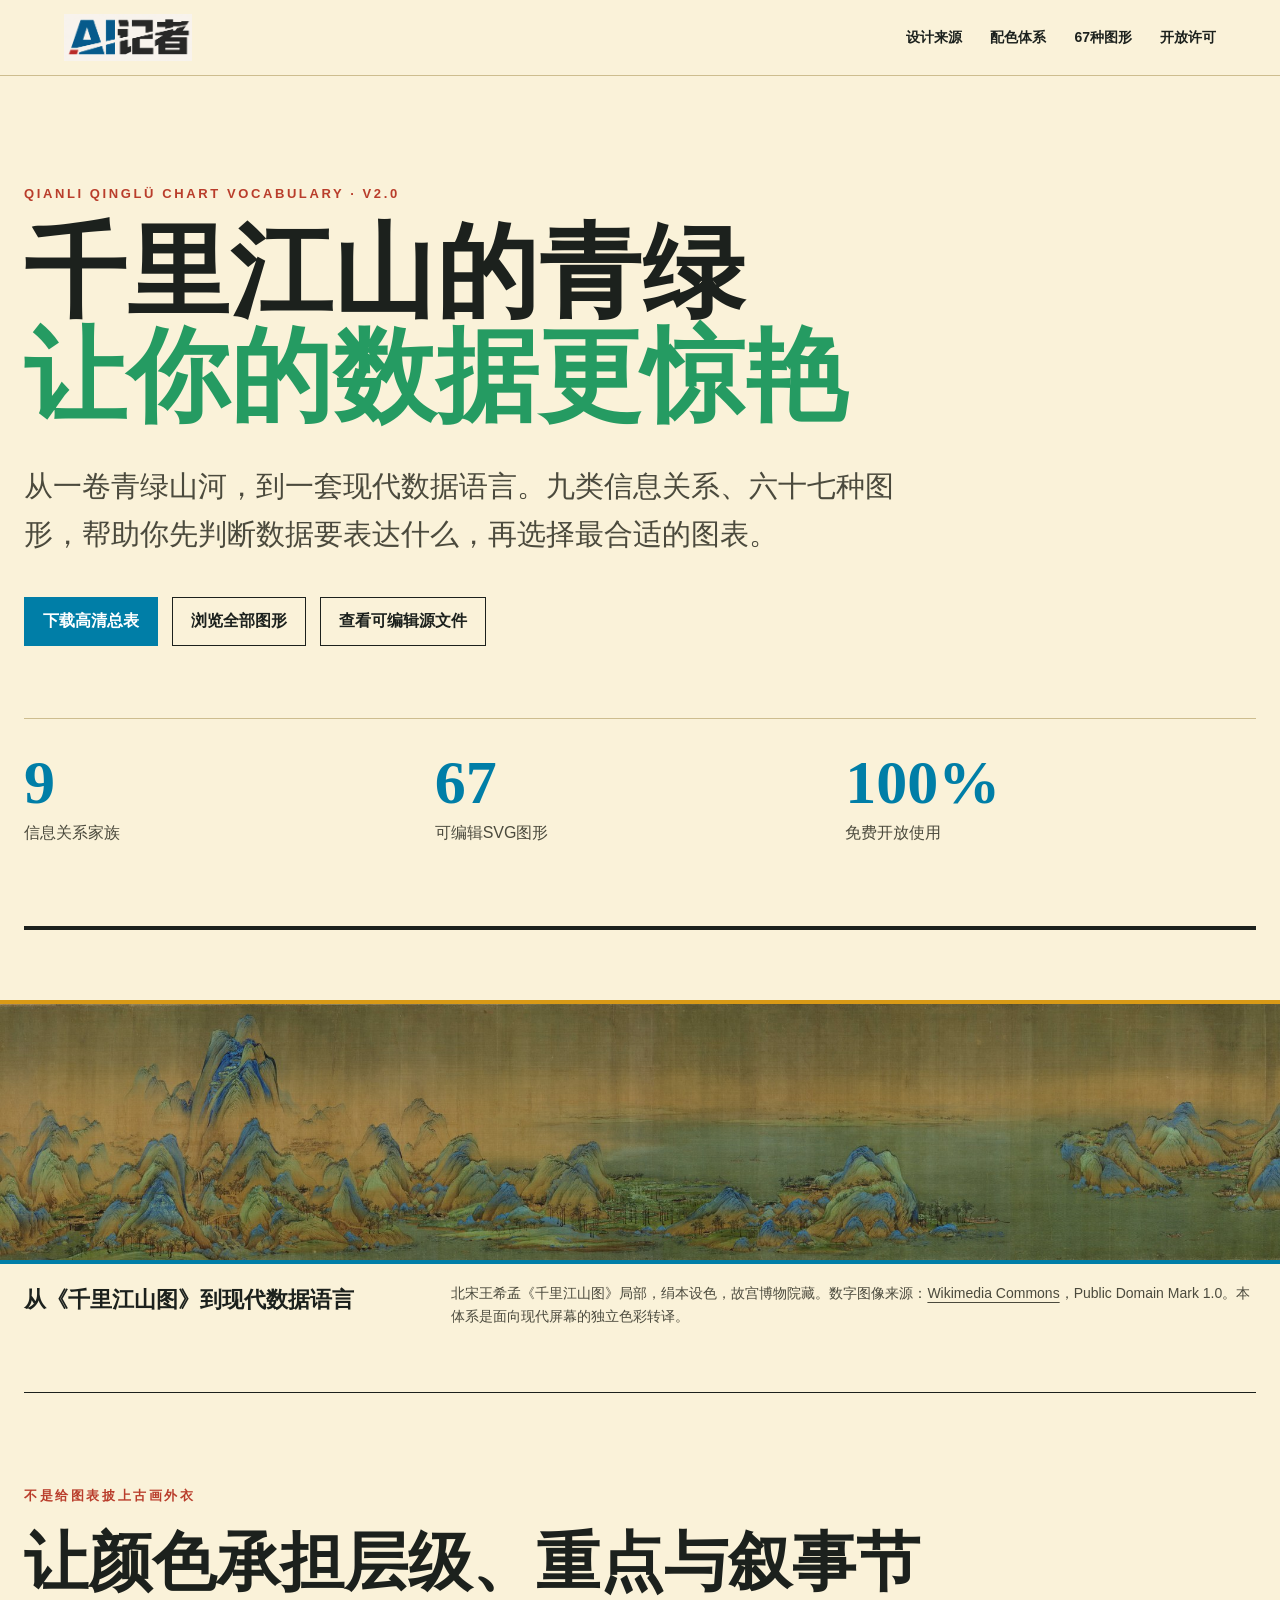
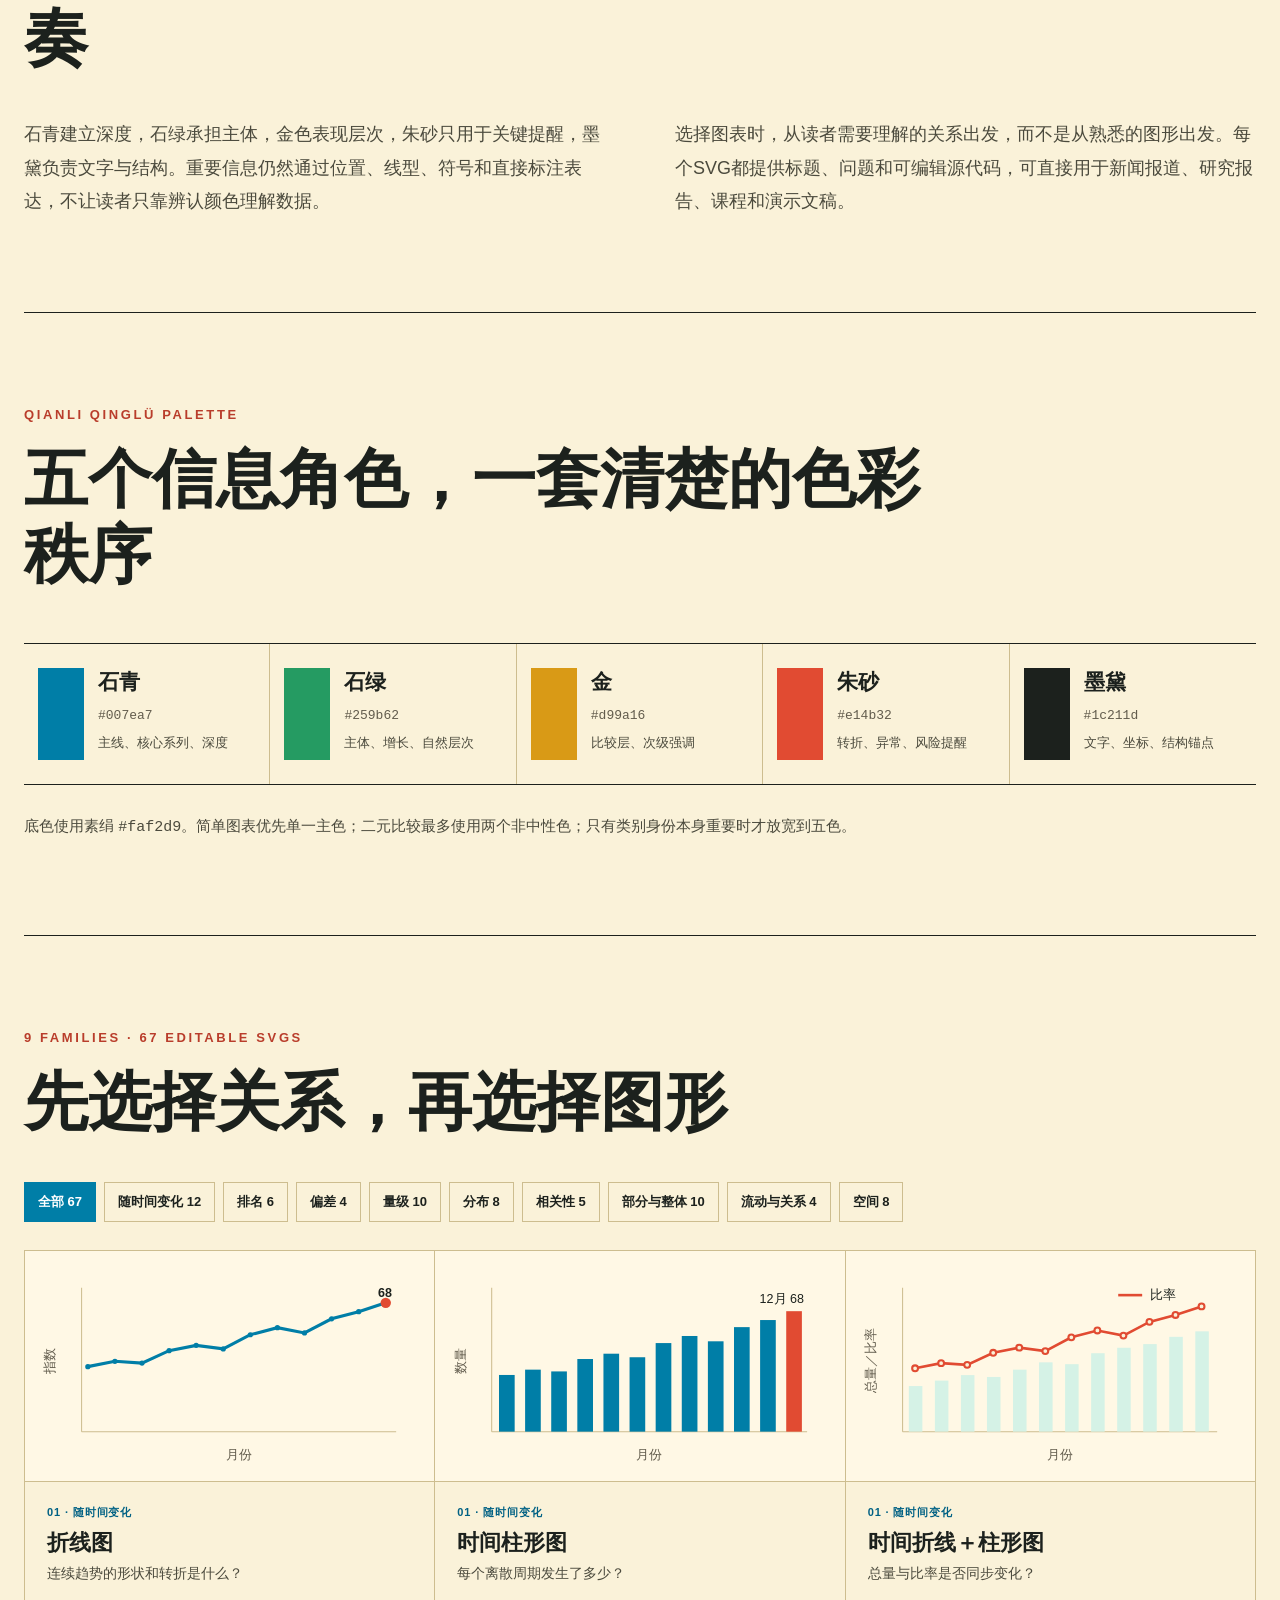
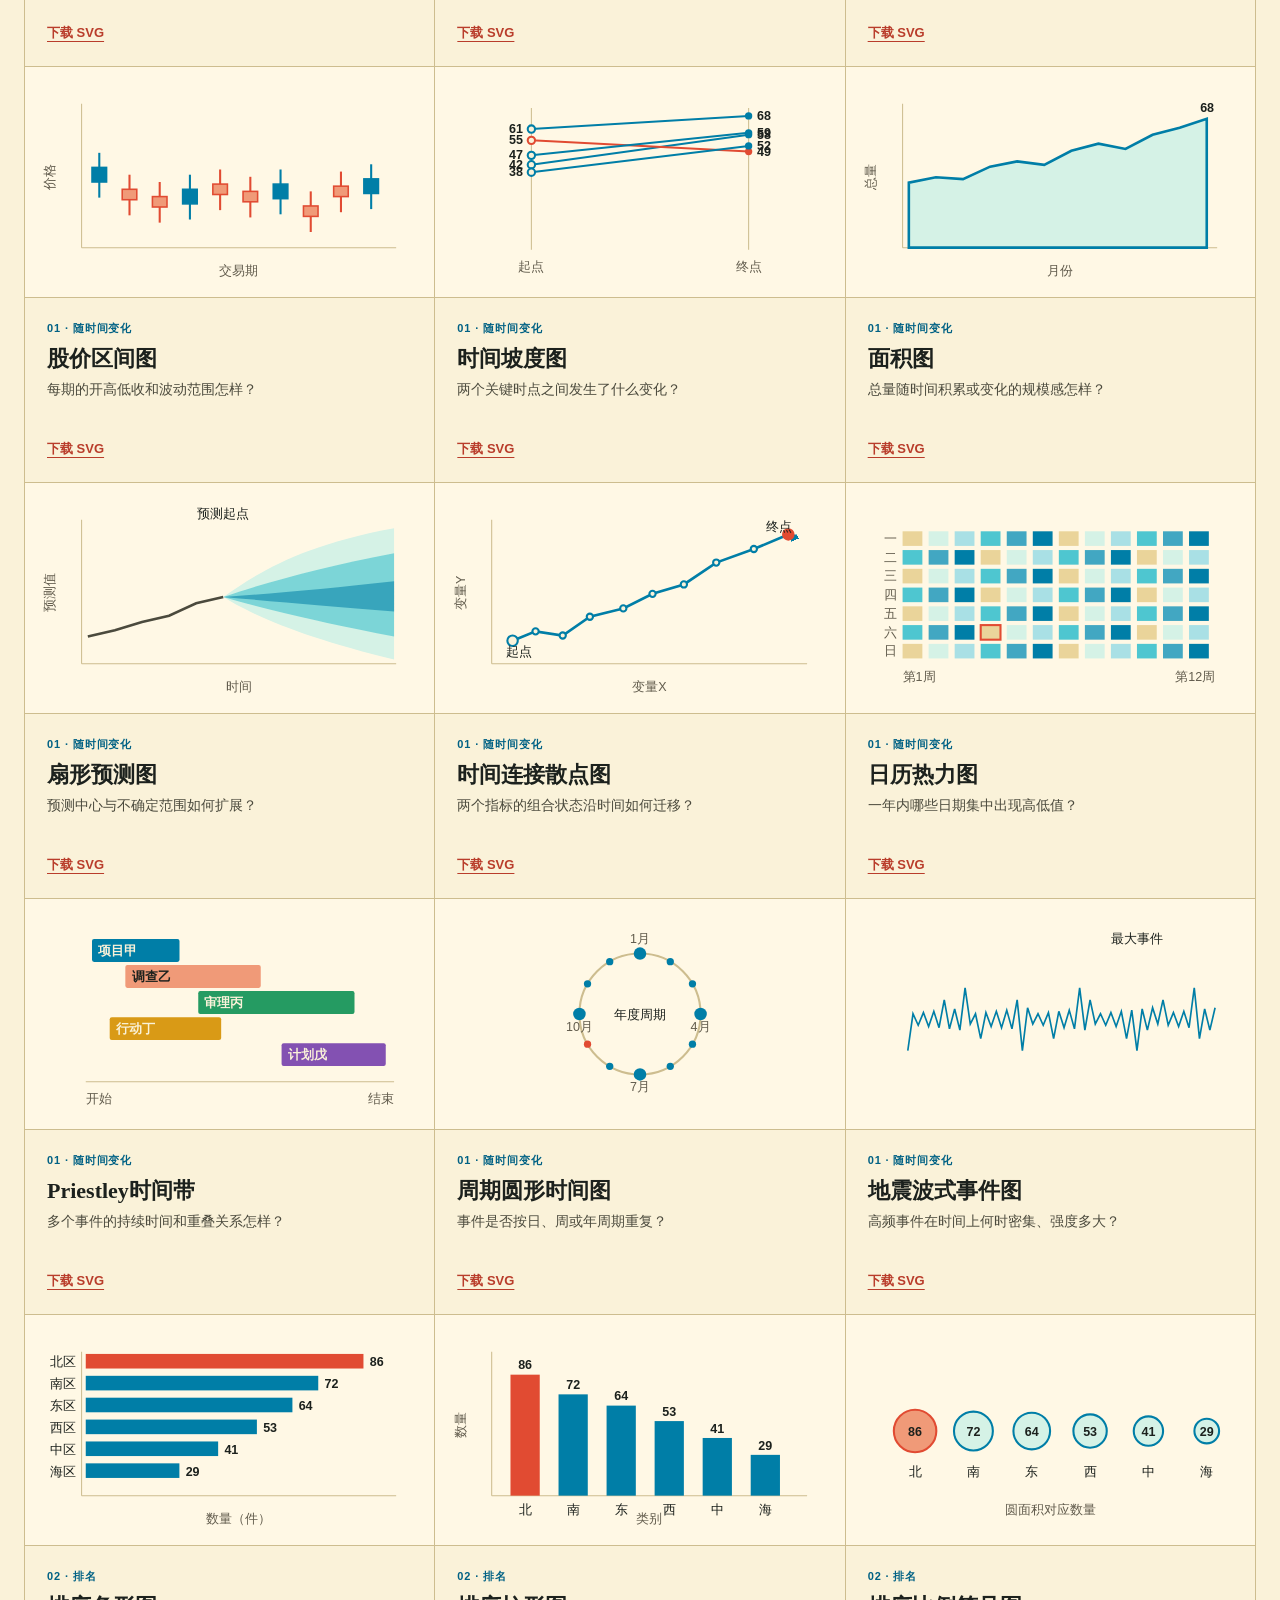
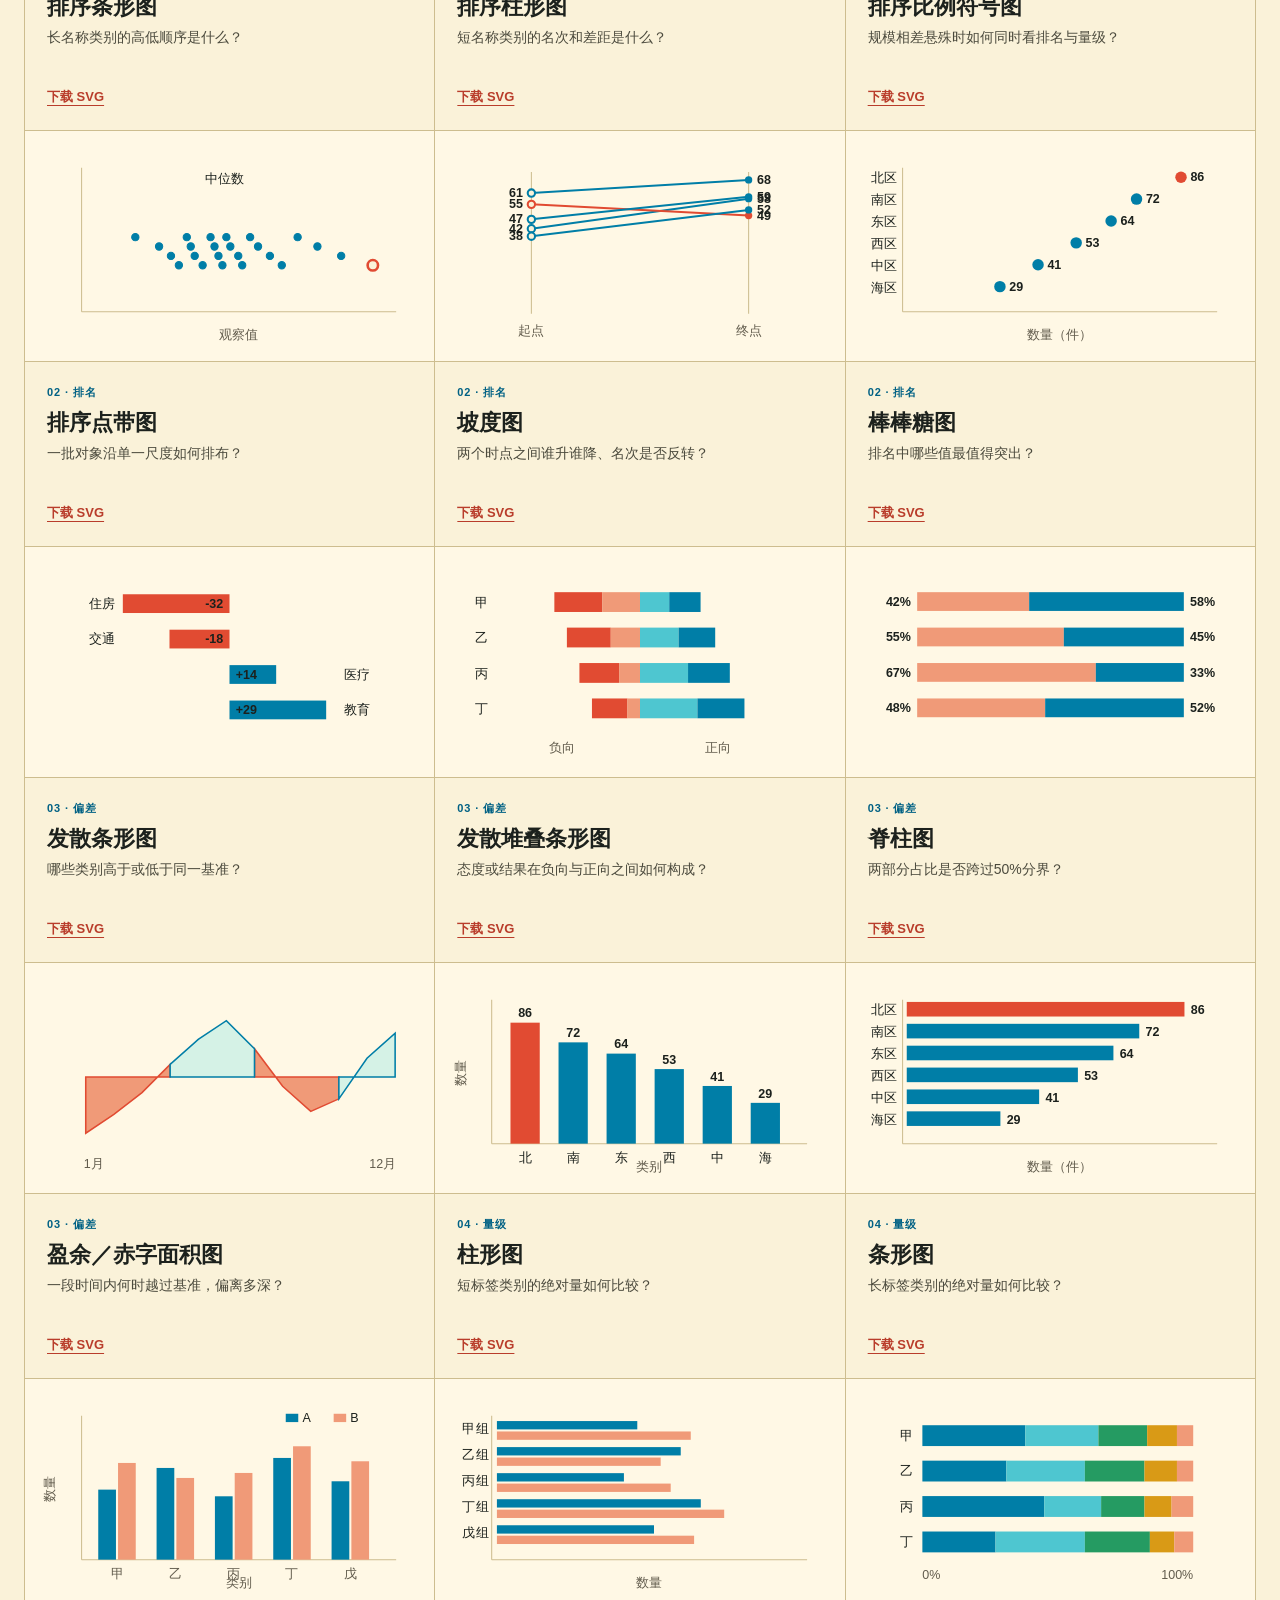
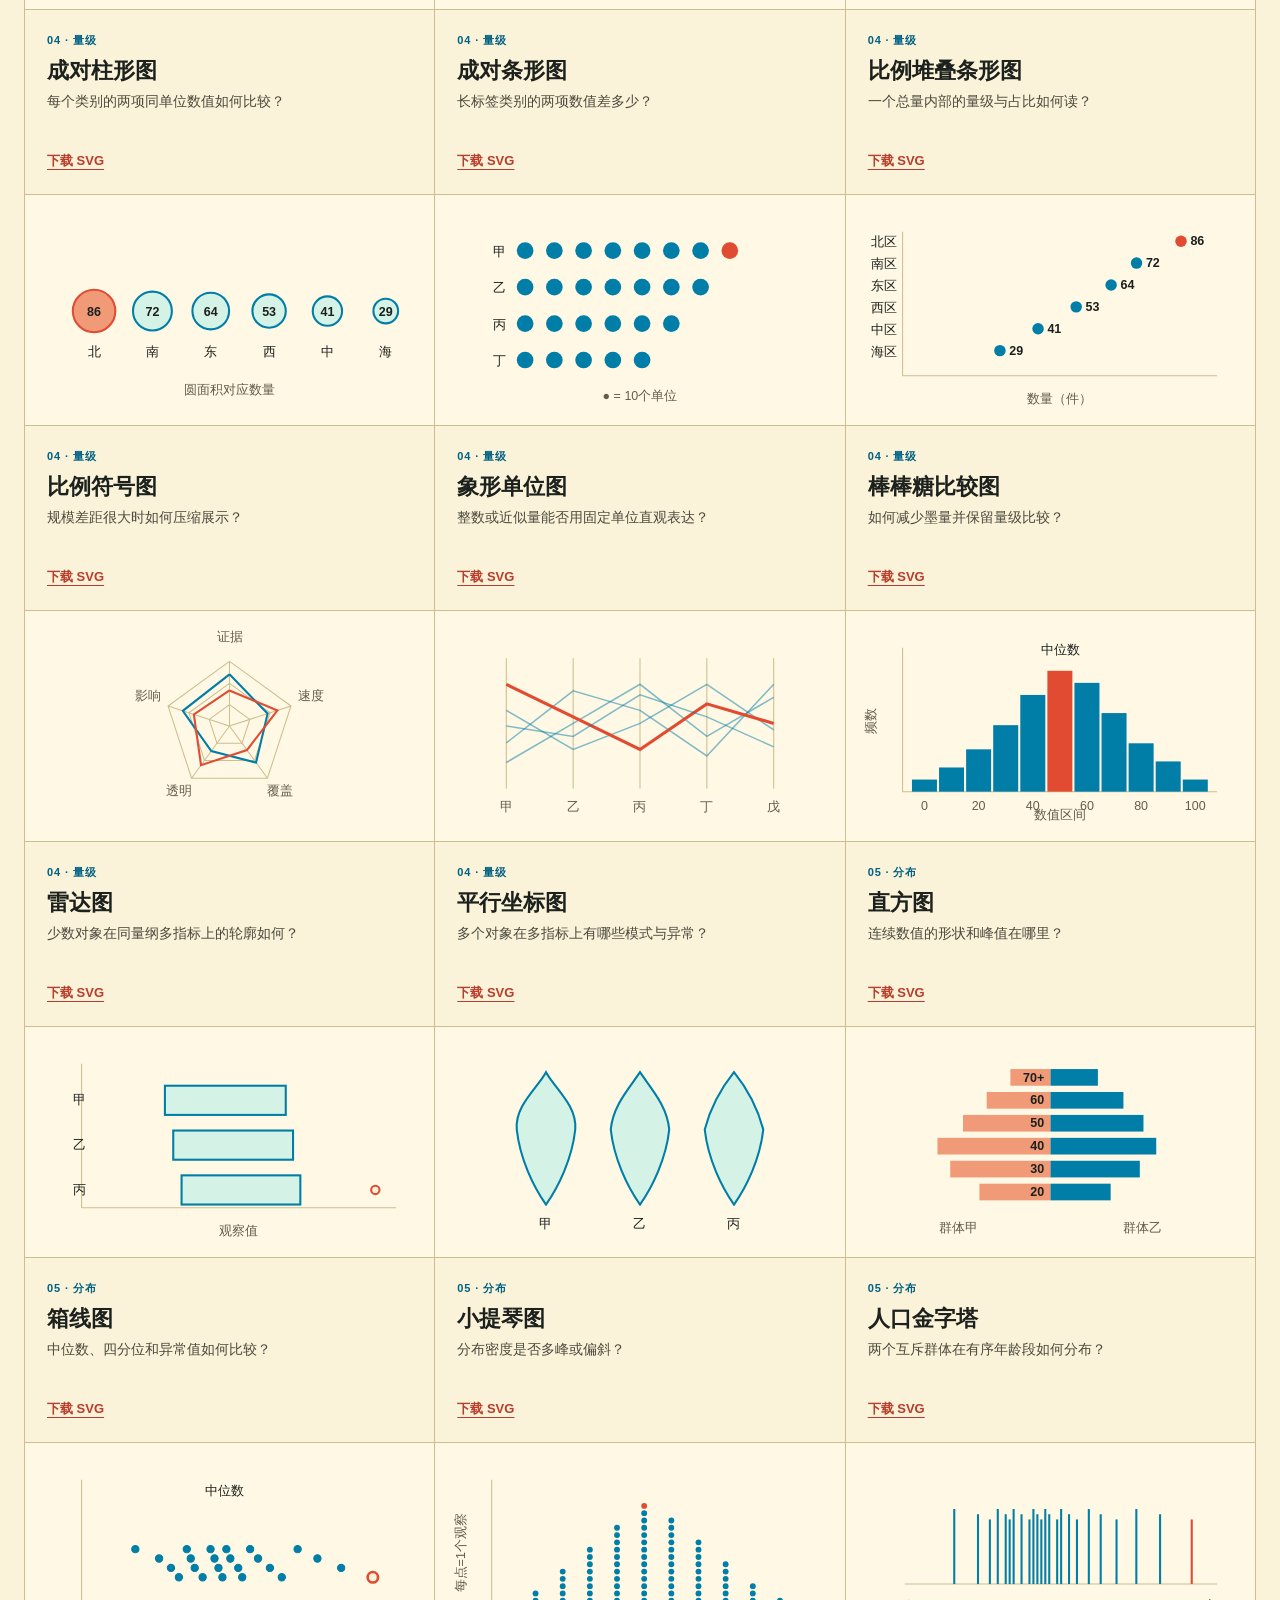
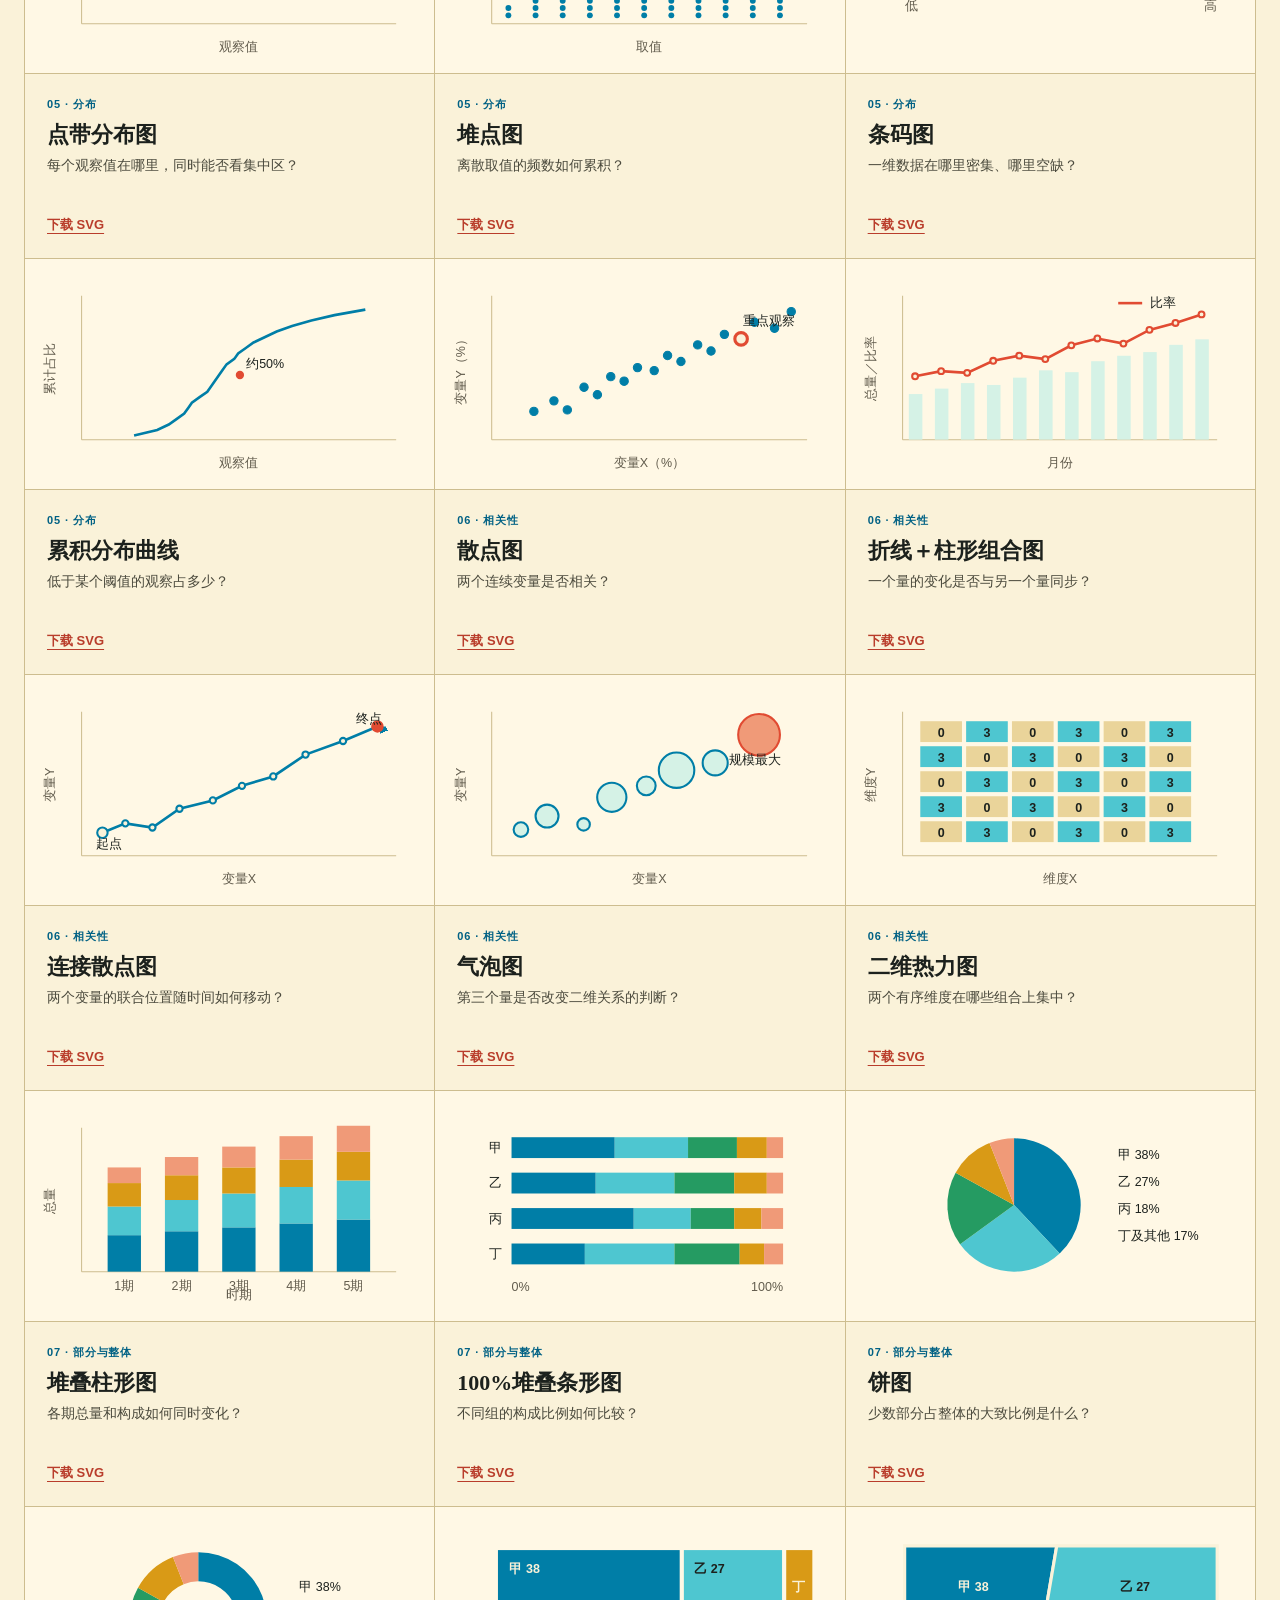
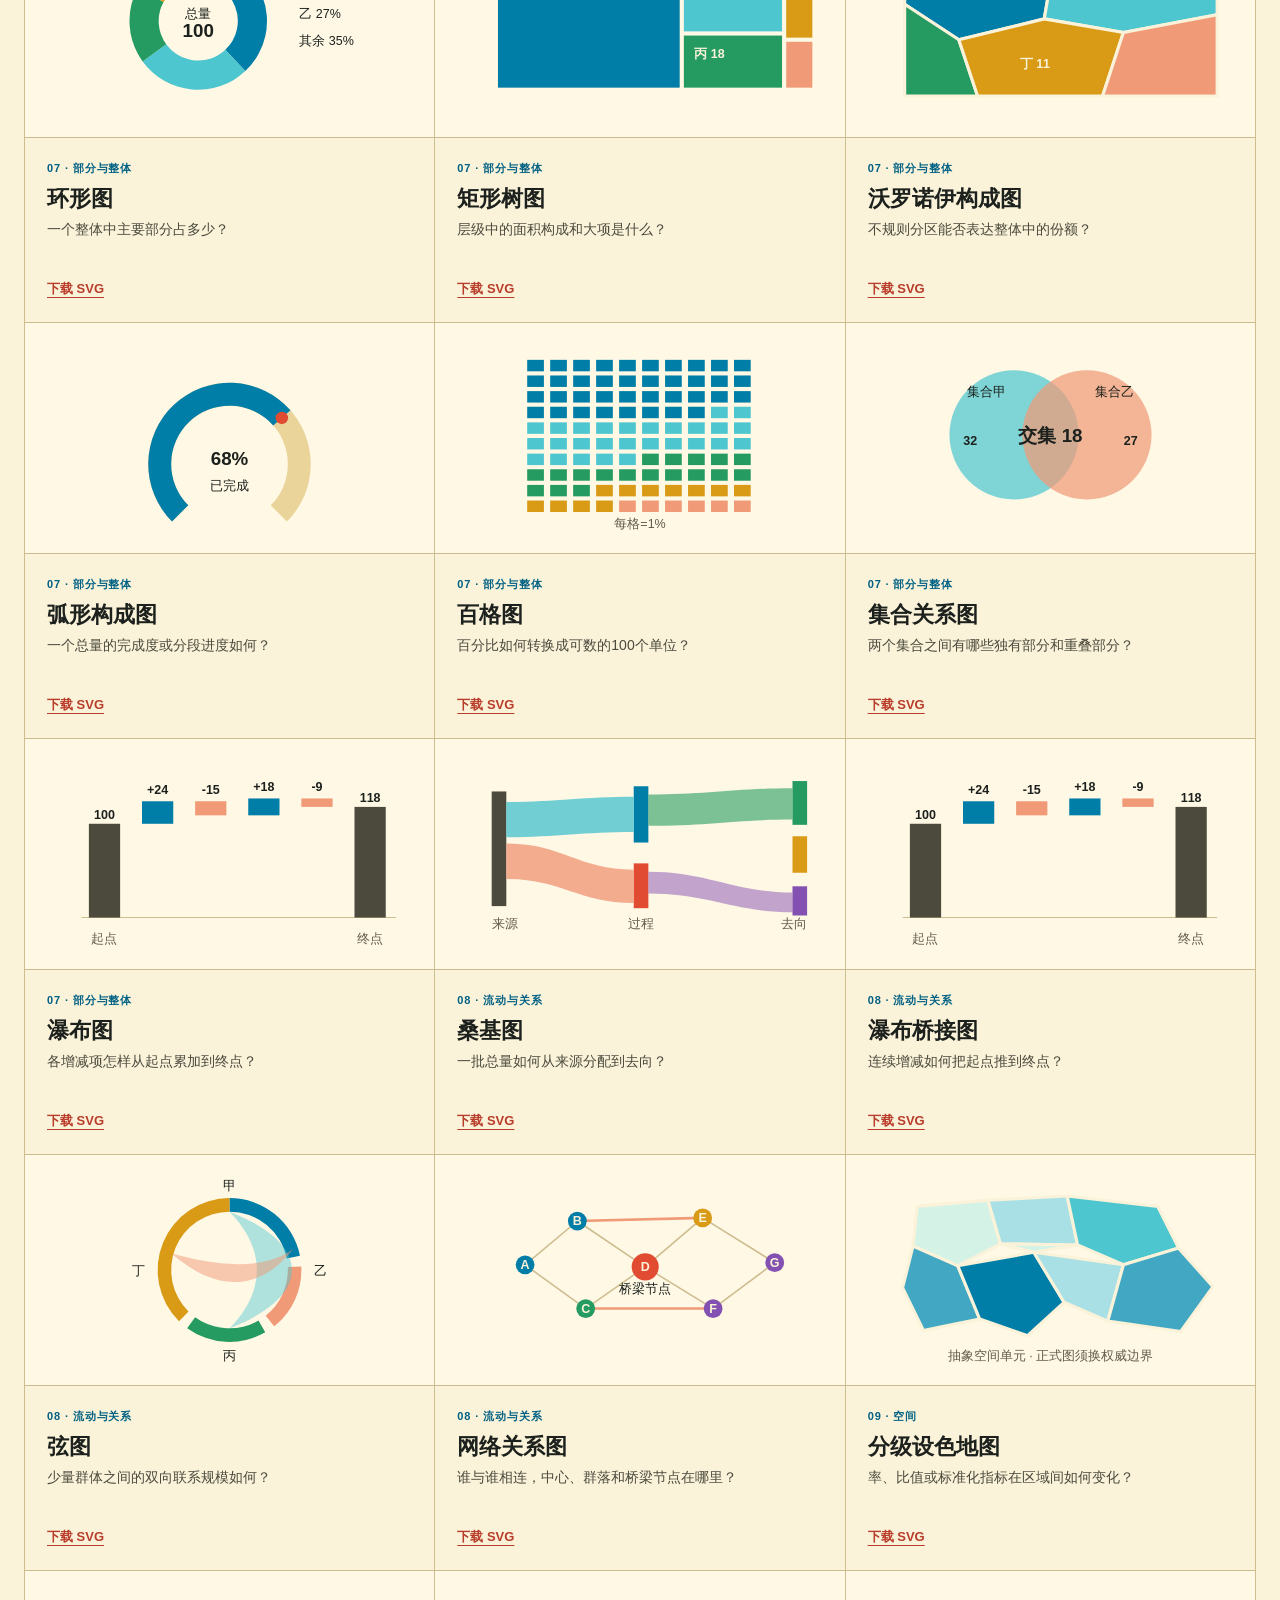
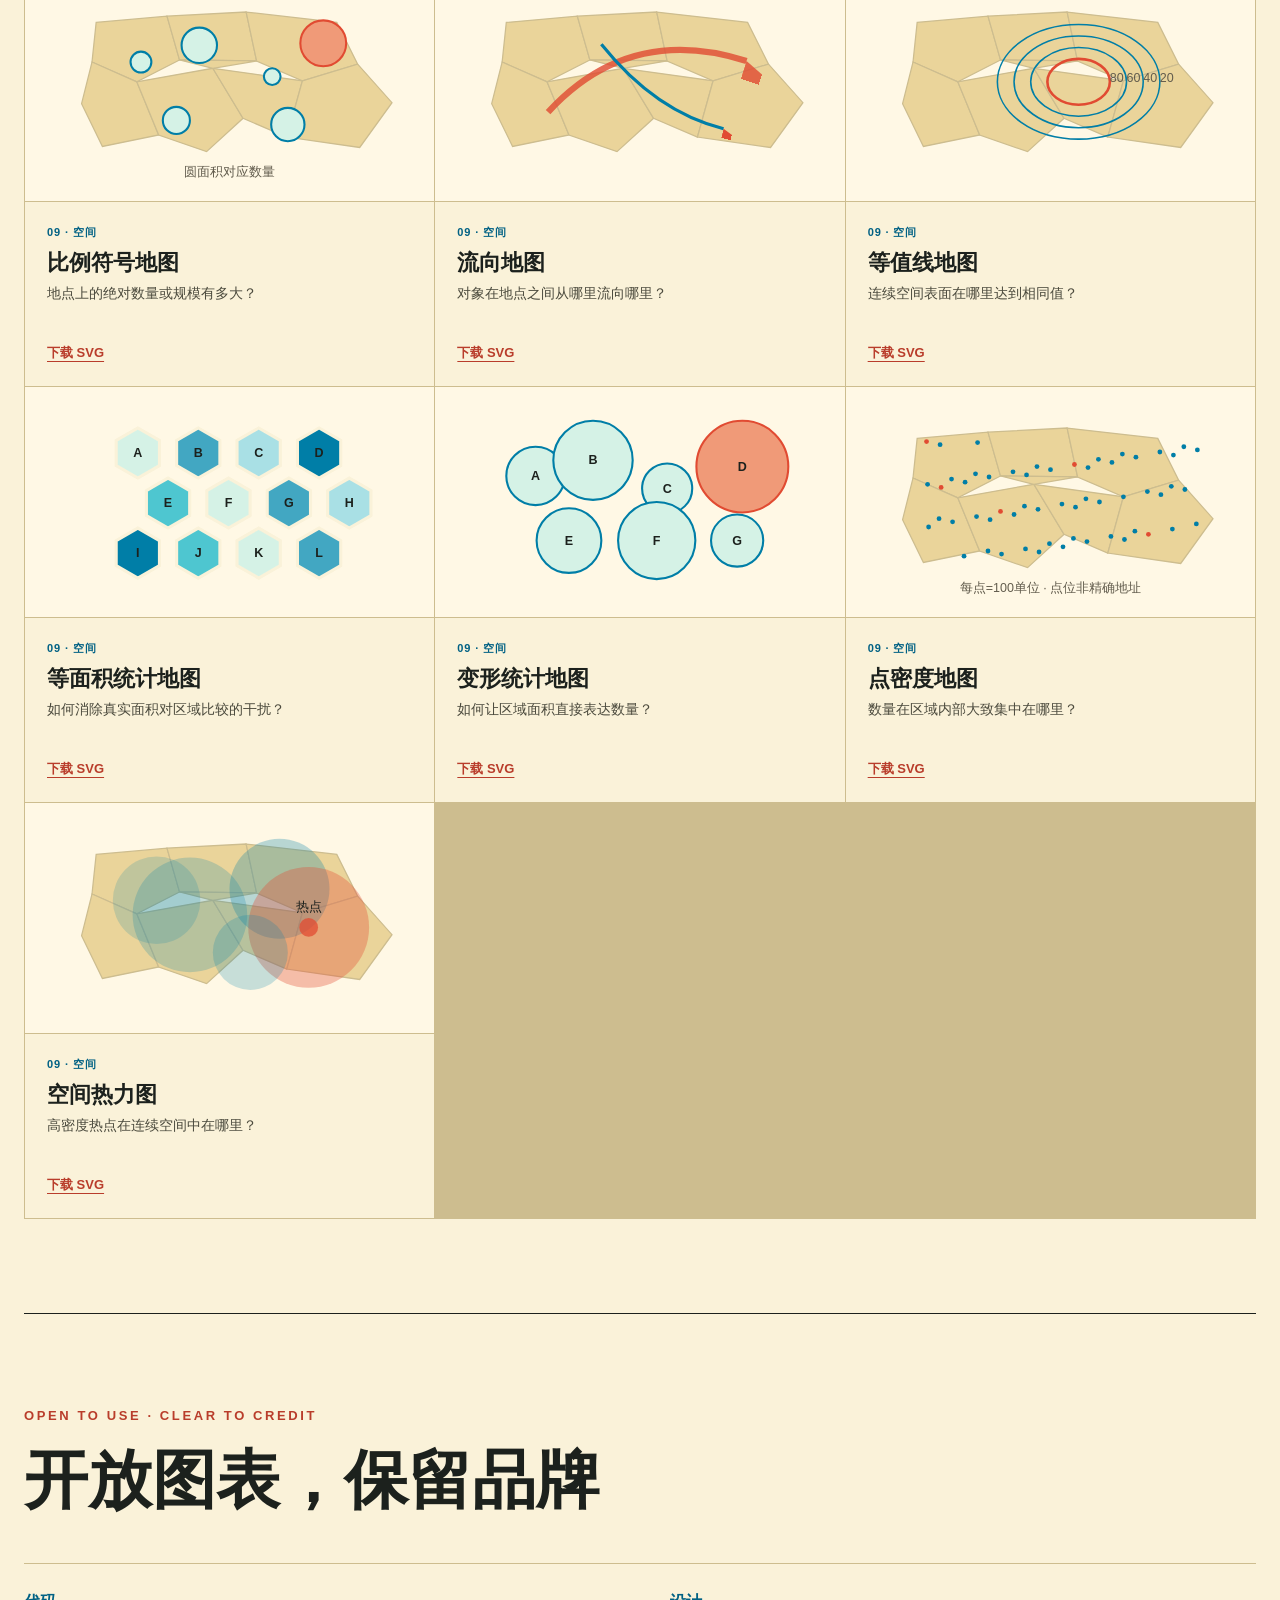
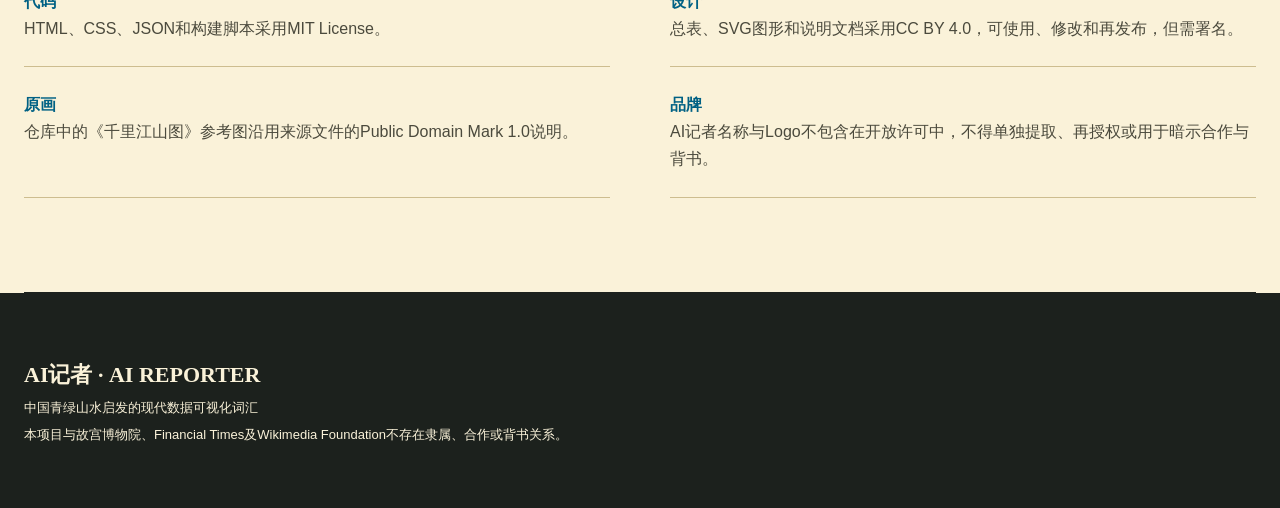
<file: index.html>
<!doctype html>
<html lang="zh-CN">
<head>
  <meta charset="utf-8">
  <meta name="viewport" content="width=device-width,initial-scale=1">
  <meta name="description" content="千里青绿数据可视化词汇：九类信息关系、67种可编辑图形与一套源自中国青绿山水的现代屏幕色彩体系。">
  <meta property="og:title" content="千里江山的青绿，让你的数据更惊艳">
  <meta property="og:description" content="九类信息关系、67种可编辑图形，免费使用、修改与再发布。">
  <meta property="og:image" content="assets/qianli-qinglu-preview.jpg">
  <title>千里青绿数据可视化词汇｜AI记者</title>
  <link rel="stylesheet" href="styles.css">
</head>
<body>
  <header class="site-head">
    <a class="brand" href="#top" aria-label="返回顶部"><img src="assets/ai-reporter-logo.png" alt="AI记者"></a>
    <nav aria-label="页面导航"><a href="#idea">设计来源</a><a href="#palette">配色体系</a><a href="#charts">67种图形</a><a href="#license">开放许可</a></nav>
  </header>

  <main id="top">
    <section class="hero">
      <p class="eyebrow">QIANLI QINGLÜ CHART VOCABULARY · V2.0</p>
      <h1>千里江山的青绿<br><em>让你的数据更惊艳</em></h1>
      <p class="lede">从一卷青绿山河，到一套现代数据语言。九类信息关系、六十七种图形，帮助你先判断数据要表达什么，再选择最合适的图表。</p>
      <div class="actions"><a class="primary" href="assets/qianli-qinglu-poster.png" download>下载高清总表</a><a href="#charts">浏览全部图形</a><a href="src/qianli-qinglu-chart-vocabulary.html">查看可编辑源文件</a></div>
      <dl class="stats"><div><dt>9</dt><dd>信息关系家族</dd></div><div><dt>67</dt><dd>可编辑SVG图形</dd></div><div><dt>100%</dt><dd>免费开放使用</dd></div></dl>
    </section>

    <figure class="painting" id="idea">
      <img src="assets/qianli-jiangshan-reference.jpg" alt="北宋王希孟《千里江山图》青绿山水局部">
      <figcaption><strong>从《千里江山图》到现代数据语言</strong><span>北宋王希孟《千里江山图》局部，绢本设色，故宫博物院藏。数字图像来源：<a href="https://commons.wikimedia.org/wiki/File:Wang_Ximeng._A_Thousand_Li_of_Rivers_and_Mountains._(Complete,_51,3x1191,5_cm)._1113._Palace_museum,_Beijing.jpg">Wikimedia Commons</a>，Public Domain Mark 1.0。本体系是面向现代屏幕的独立色彩转译。</span></figcaption>
    </figure>

    <section class="intro">
      <p class="section-kicker">不是给图表披上古画外衣</p>
      <h2>让颜色承担层级、重点与叙事节奏</h2>
      <div class="intro-grid"><p>石青建立深度，石绿承担主体，金色表现层次，朱砂只用于关键提醒，墨黛负责文字与结构。重要信息仍然通过位置、线型、符号和直接标注表达，不让读者只靠辨认颜色理解数据。</p><p>选择图表时，从读者需要理解的关系出发，而不是从熟悉的图形出发。每个SVG都提供标题、问题和可编辑源代码，可直接用于新闻报道、研究报告、课程和演示文稿。</p></div>
    </section>

    <section class="palette-section" id="palette">
      <p class="section-kicker">QIANLI QINGLÜ PALETTE</p>
      <h2>五个信息角色，一套清楚的色彩秩序</h2>
      <div class="palette" aria-label="千里青绿核心配色">
        <div style="--swatch:#007ea7"><i></i><strong>石青</strong><code>#007ea7</code><span>主线、核心系列、深度</span></div>
        <div style="--swatch:#259b62"><i></i><strong>石绿</strong><code>#259b62</code><span>主体、增长、自然层次</span></div>
        <div style="--swatch:#d99a16"><i></i><strong>金</strong><code>#d99a16</code><span>比较层、次级强调</span></div>
        <div style="--swatch:#e14b32"><i></i><strong>朱砂</strong><code>#e14b32</code><span>转折、异常、风险提醒</span></div>
        <div style="--swatch:#1c211d"><i></i><strong>墨黛</strong><code>#1c211d</code><span>文字、坐标、结构锚点</span></div>
      </div>
      <p class="palette-note">底色使用素绢 <code>#faf2d9</code>。简单图表优先单一主色；二元比较最多使用两个非中性色；只有类别身份本身重要时才放宽到五色。</p>
    </section>

    <section class="charts-section" id="charts">
      <p class="section-kicker">9 FAMILIES · 67 EDITABLE SVGS</p>
      <h2>先选择关系，再选择图形</h2>
      <div class="filters" id="filters" aria-label="按关系家族筛选"><button class="active" data-family="all">全部 67</button></div>
      <div class="chart-grid" id="chart-grid" aria-live="polite"></div>
      <noscript>浏览器需要启用JavaScript才能加载67种图形目录。你仍可直接打开 <a href="charts/manifest.json">图形清单</a>。</noscript>
    </section>

    <section class="license-section" id="license">
      <p class="section-kicker">OPEN TO USE · CLEAR TO CREDIT</p>
      <h2>开放图表，保留品牌</h2>
      <div class="license-grid"><p><strong>代码</strong>HTML、CSS、JSON和构建脚本采用MIT License。</p><p><strong>设计</strong>总表、SVG图形和说明文档采用CC BY 4.0，可使用、修改和再发布，但需署名。</p><p><strong>原画</strong>仓库中的《千里江山图》参考图沿用来源文件的Public Domain Mark 1.0说明。</p><p><strong>品牌</strong>AI记者名称与Logo不包含在开放许可中，不得单独提取、再授权或用于暗示合作与背书。</p></div>
    </section>
  </main>

  <footer><p>AI记者 · AI REPORTER</p><p>中国青绿山水启发的现代数据可视化词汇</p><p>本项目与故宫博物院、Financial Times及Wikimedia Foundation不存在隶属、合作或背书关系。</p></footer>

  <script>
  const grid=document.querySelector('#chart-grid');
  const filters=document.querySelector('#filters');
  let families=[];
  function render(selected='all'){
    grid.innerHTML='';
    families.filter(f=>selected==='all'||f.directory===selected).forEach(f=>f.charts.forEach(c=>{
      const article=document.createElement('article');
      article.className='chart-card';
      article.innerHTML=`<div class="chart-image"><img src="${c.file}" alt="${c.name}示例"></div><div class="chart-copy"><span>${String(f.id).padStart(2,'0')} · ${f.name}</span><h3>${c.name}</h3><p>${c.question}</p><a href="${c.file}" download>下载 SVG</a></div>`;
      grid.appendChild(article);
    }));
  }
  fetch('charts/manifest.json').then(r=>r.json()).then(data=>{
    families=data.families;
    families.forEach(f=>{const b=document.createElement('button');b.dataset.family=f.directory;b.textContent=`${f.name} ${f.charts.length}`;filters.appendChild(b)});
    filters.addEventListener('click',e=>{if(e.target.tagName!=='BUTTON')return;filters.querySelectorAll('button').forEach(b=>b.classList.remove('active'));e.target.classList.add('active');render(e.target.dataset.family)});
    render();
  }).catch(()=>{grid.innerHTML='<p>图形目录暂时无法载入，请直接打开 charts/manifest.json。</p>'});
  </script>
</body>
</html>
</file>
<file: styles.css>
:root{--paper:#faf2d9;--paper-deep:#ead49a;--ink:#1c211d;--ink2:#4b4a3d;--muted:#625c4d;--rule:#cdbd8f;--blue:#007ea7;--blue-text:#006184;--blue-light:#4ec6d0;--green:#259b62;--green-text:#26744b;--gold:#d99a16;--gold-text:#8b5b00;--red:#e14b32;--red-text:#b93d2b;--purple-text:#65417f;--serif:"Songti SC","STSong","Noto Serif CJK SC","Source Han Serif SC",serif;--sans:"PingFang SC","Noto Sans CJK SC","Microsoft YaHei",sans-serif}
*{box-sizing:border-box}html{scroll-behavior:smooth}body{margin:0;background:var(--paper);color:var(--ink);font-family:var(--sans);-webkit-font-smoothing:antialiased}a{color:inherit;text-underline-offset:4px}img{max-width:100%}.site-head{position:sticky;top:0;z-index:10;display:flex;align-items:center;justify-content:space-between;gap:32px;padding:14px clamp(24px,5vw,88px);background:rgba(250,242,217,.94);border-bottom:1px solid var(--rule);backdrop-filter:blur(14px)}.brand img{display:block;width:128px;height:47px;object-fit:cover}.site-head nav{display:flex;flex-wrap:wrap;gap:28px}.site-head nav a{text-decoration:none;font-size:14px;font-weight:700}.hero,.intro,.palette-section,.charts-section,.license-section{width:min(1320px,calc(100% - 48px));margin:0 auto}.hero{padding:110px 0 82px;border-bottom:4px solid var(--ink)}.eyebrow,.section-kicker{margin:0 0 20px;color:var(--red-text);font-size:13px;font-weight:800;letter-spacing:.2em}.hero h1{margin:0;font-family:var(--serif);font-size:clamp(54px,8vw,118px);line-height:1.02;letter-spacing:.01em}.hero h1 em{font-style:normal;color:var(--green)}.lede{max-width:900px;margin:32px 0 0;font-family:var(--serif);font-size:clamp(21px,2.3vw,32px);line-height:1.65;color:var(--ink2)}.actions{display:flex;flex-wrap:wrap;gap:14px;margin-top:38px}.actions a{padding:13px 18px;border:1px solid var(--ink);text-decoration:none;font-weight:700}.actions .primary{background:var(--blue);border-color:var(--blue);color:#fff}.stats{display:grid;grid-template-columns:repeat(3,1fr);margin:72px 0 0;border-top:1px solid var(--rule)}.stats div{padding:28px 24px 0 0}.stats dt{font-family:var(--serif);font-size:62px;font-weight:700;color:var(--blue)}.stats dd{margin:5px 0 0;color:var(--ink2)}.painting{width:min(1440px,100%);margin:0 auto;padding:70px 0 0}.painting img{display:block;width:100%;height:auto;border-top:4px solid var(--gold);border-bottom:4px solid var(--blue)}.painting figcaption{display:grid;grid-template-columns:.65fr 1.35fr;gap:40px;width:min(1320px,calc(100% - 48px));margin:0 auto;padding:18px 0 64px;border-bottom:1px solid var(--ink);font-size:14px;line-height:1.65;color:var(--ink2)}.painting figcaption strong{font-family:var(--serif);font-size:22px;color:var(--ink)}.intro,.palette-section,.charts-section,.license-section{padding:94px 0;border-bottom:1px solid var(--ink)}h2{max-width:920px;margin:0;font-family:var(--serif);font-size:clamp(38px,5vw,68px);line-height:1.18}.intro-grid{display:grid;grid-template-columns:1fr 1fr;gap:70px;margin-top:42px}.intro-grid p{margin:0;font-size:18px;line-height:1.85;color:var(--ink2)}.palette{display:grid;grid-template-columns:repeat(5,1fr);margin-top:50px;border-top:1px solid var(--ink);border-bottom:1px solid var(--ink)}.palette>div{display:grid;grid-template-columns:46px 1fr;gap:4px 14px;padding:24px 14px;border-right:1px solid var(--rule)}.palette>div:last-child{border-right:0}.palette i{grid-row:1/4;display:block;width:46px;height:92px;background:var(--swatch)}.palette strong{font-family:var(--serif);font-size:21px}.palette code{font-size:13px;color:var(--muted)}.palette span{font-size:13px;line-height:1.45;color:var(--ink2)}.palette-note{max-width:900px;margin:28px 0 0;font-size:15px;line-height:1.7;color:var(--ink2)}.filters{display:flex;flex-wrap:wrap;gap:8px;margin:42px 0 28px}.filters button{appearance:none;padding:10px 13px;background:transparent;border:1px solid var(--rule);color:var(--ink);font:700 13px var(--sans);cursor:pointer}.filters button.active{background:var(--blue);border-color:var(--blue);color:#fff}.chart-grid{display:grid;grid-template-columns:repeat(3,minmax(0,1fr));gap:1px;background:var(--rule);border:1px solid var(--rule)}.chart-card{display:grid;grid-template-rows:230px auto;background:var(--paper)}.chart-image{display:flex;align-items:center;justify-content:center;padding:16px;background:#fff8e5}.chart-image img{display:block;width:100%;height:100%;object-fit:contain}.chart-copy{padding:20px 22px 24px;border-top:1px solid var(--rule)}.chart-copy>span{font-size:11px;font-weight:800;letter-spacing:.08em;color:var(--blue-text)}.chart-copy h3{margin:8px 0 5px;font-family:var(--serif);font-size:22px}.chart-copy p{min-height:44px;margin:0 0 16px;font-size:14px;line-height:1.55;color:var(--ink2)}.chart-copy a{font-size:13px;font-weight:800;color:var(--red-text)}.license-grid{display:grid;grid-template-columns:repeat(2,1fr);gap:0 60px;margin-top:44px;border-top:1px solid var(--rule)}.license-grid p{margin:0;padding:24px 0;border-bottom:1px solid var(--rule);font-size:16px;line-height:1.7;color:var(--ink2)}.license-grid strong{display:block;color:var(--blue-text)}footer{padding:58px max(24px,calc((100% - 1320px)/2));background:var(--ink);color:var(--paper)}footer p{margin:6px 0;font-size:13px;line-height:1.6}footer p:first-child{font-family:var(--serif);font-size:22px;font-weight:700}
@media(max-width:900px){.site-head nav{display:none}.hero{padding-top:72px}.stats,.intro-grid,.painting figcaption,.license-grid{grid-template-columns:1fr}.palette{grid-template-columns:1fr}.palette>div{border-right:0;border-bottom:1px solid var(--rule)}.palette>div:last-child{border-bottom:0}.chart-grid{grid-template-columns:1fr 1fr}.painting figcaption{gap:10px}.chart-card{grid-template-rows:200px auto}}
@media(max-width:580px){.chart-grid{grid-template-columns:1fr}.stats dt{font-size:45px}.hero,.intro,.palette-section,.charts-section,.license-section{width:min(100% - 32px,1320px)}.painting figcaption{width:calc(100% - 32px)}.chart-card{grid-template-rows:220px auto}}
@media(prefers-reduced-motion:reduce){html{scroll-behavior:auto}}
</file>
